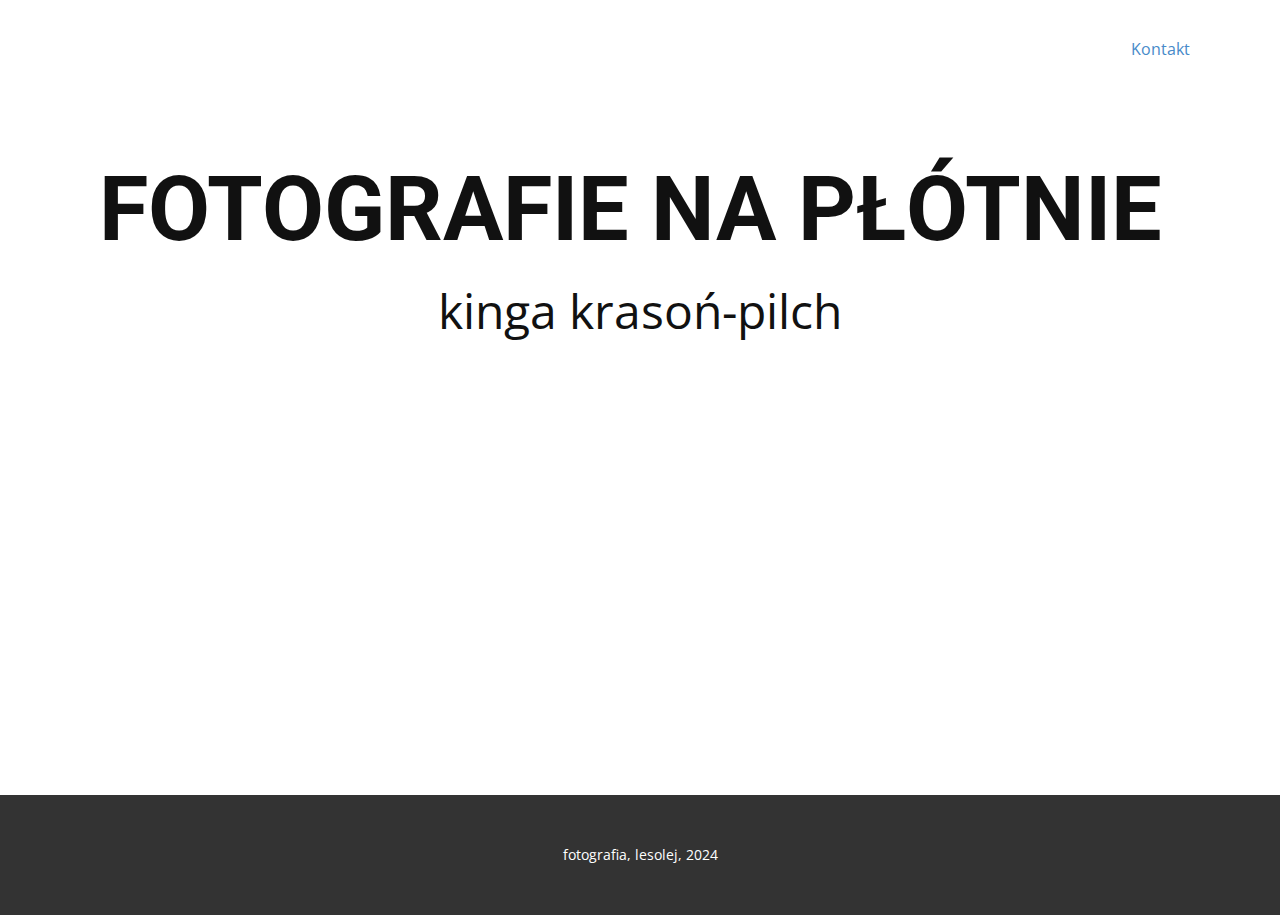
<file: Kontakt.html>
<!DOCTYPE html>
<html style="font-size: 16px;" lang="pl"><head>
    <meta name="viewport" content="width=device-width, initial-scale=1.0">
    <meta charset="utf-8">
    <meta name="keywords" content="">
    <meta name="description" content="">
    <title>Kontakt</title>
    <link rel="stylesheet" href="nicepage.css" media="screen">
<link rel="stylesheet" href="Kontakt.css" media="screen">
    <script class="u-script" type="text/javascript" src="jquery-1.9.1.min.js" defer=""></script>
    <script class="u-script" type="text/javascript" src="nicepage.js" defer=""></script>
    <meta name="generator" content="Nicepage 6.5.9, nicepage.com">
    <link id="u-theme-google-font" rel="stylesheet" href="https://fonts.googleapis.com/css?family=Roboto:100,100i,300,300i,400,400i,500,500i,700,700i,900,900i|Open+Sans:300,300i,400,400i,500,500i,600,600i,700,700i,800,800i">
    
    
    
    <script type="application/ld+json">{
		"@context": "http://schema.org",
		"@type": "Organization",
		"name": "kingakrason-pilch"
}</script>
    <meta name="theme-color" content="#478ac9">
    <meta property="og:title" content="Kontakt">
    <meta property="og:description" content="">
    <meta property="og:type" content="website">
  <meta data-intl-tel-input-cdn-path="intlTelInput/"></head>
  <body data-path-to-root="./" data-include-products="false" class="u-body u-xl-mode" data-lang="pl"><header class="u-clearfix u-header u-header" id="sec-184c"><div class="u-clearfix u-sheet u-sheet-1">
        <nav class="u-menu u-menu-dropdown u-offcanvas u-menu-1">
          <div class="menu-collapse" style="font-size: 1rem; letter-spacing: 0px;">
            <a class="u-button-style u-custom-left-right-menu-spacing u-custom-padding-bottom u-custom-top-bottom-menu-spacing u-nav-link u-text-active-palette-1-base u-text-hover-palette-2-base" href="#">
              <svg class="u-svg-link" viewBox="0 0 24 24"><use xlink:href="#menu-hamburger"></use></svg>
              <svg class="u-svg-content" version="1.1" id="menu-hamburger" viewBox="0 0 16 16" x="0px" y="0px" xmlns:xlink="http://www.w3.org/1999/xlink" xmlns="http://www.w3.org/2000/svg"><g><rect y="1" width="16" height="2"></rect><rect y="7" width="16" height="2"></rect><rect y="13" width="16" height="2"></rect>
</g></svg>
            </a>
          </div>
          <div class="u-custom-menu u-nav-container">
            <ul class="u-nav u-unstyled u-nav-1"><li class="u-nav-item"><a class="u-button-style u-nav-link u-text-active-palette-1-base u-text-hover-palette-2-base" href="mailto:lesolej@gmail.com" style="padding: 10px 20px;">Kontakt</a><div class="u-nav-popup"><ul class="u-h-spacing-20 u-nav u-unstyled u-v-spacing-10"><li class="u-nav-item"><a class="u-button-style u-nav-link u-white" href="mailto:lesolej@gmail.com">e-mail</a>
</li></ul>
</div>
</li></ul>
          </div>
          <div class="u-custom-menu u-nav-container-collapse">
            <div class="u-black u-container-style u-inner-container-layout u-opacity u-opacity-95 u-sidenav">
              <div class="u-inner-container-layout u-sidenav-overflow">
                <div class="u-menu-close"></div>
                <ul class="u-align-center u-nav u-popupmenu-items u-unstyled u-nav-3"><li class="u-nav-item"><a class="u-button-style u-nav-link" href="mailto:lesolej@gmail.com">Kontakt</a><div class="u-nav-popup"><ul class="u-h-spacing-20 u-nav u-unstyled u-v-spacing-10"><li class="u-nav-item"><a class="u-button-style u-nav-link" href="mailto:lesolej@gmail.com">e-mail</a>
</li></ul>
</div>
</li></ul>
              </div>
            </div>
            <div class="u-black u-menu-overlay u-opacity u-opacity-70"></div>
          </div>
        </nav>
        <h2 class="u-text u-text-font u-text-1">FOTOGRAFIE NA PŁÓTNIE</h2>
        <h2 class="u-align-center u-custom-font u-text u-text-default u-text-font u-text-2">kinga krasoń-pilch </h2>
      </div></header>
    <section class="u-clearfix u-section-1" id="sec-5f69">
      <div class="u-clearfix u-sheet u-sheet-1"></div>
    </section>
    
    
    
    <footer class="u-align-center u-clearfix u-footer u-grey-80 u-footer" id="sec-281d"><div class="u-clearfix u-sheet u-sheet-1">
        <p class="u-small-text u-text u-text-variant u-text-1">fotografia, lesolej, 2024</p>
      </div></footer>
  
</body></html>
</file>
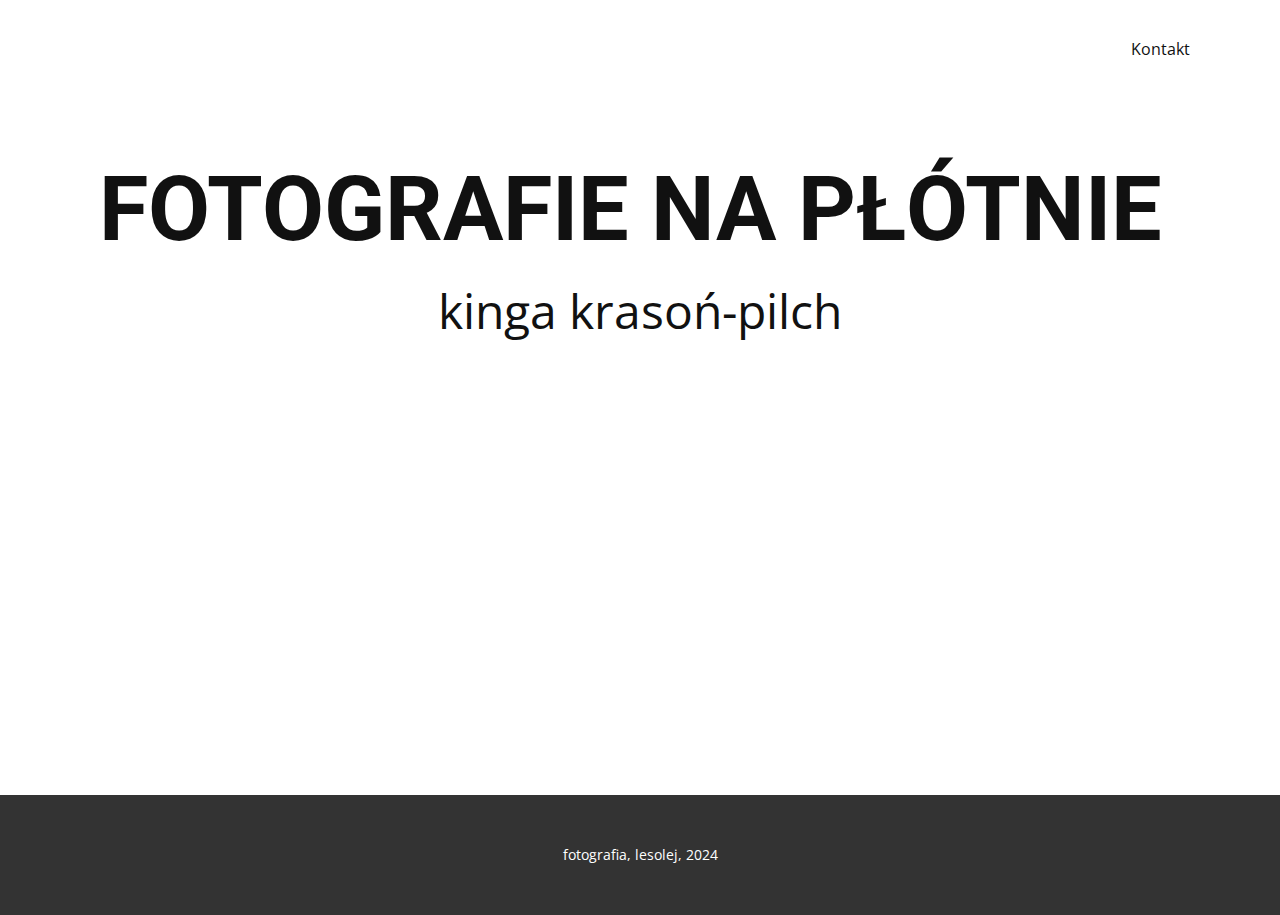
<file: O-nas.html>
<!DOCTYPE html>
<html style="font-size: 16px;" lang="pl"><head>
    <meta name="viewport" content="width=device-width, initial-scale=1.0">
    <meta charset="utf-8">
    <meta name="keywords" content="">
    <meta name="description" content="">
    <title>O nas</title>
    <link rel="stylesheet" href="nicepage.css" media="screen">
<link rel="stylesheet" href="O-nas.css" media="screen">
    <script class="u-script" type="text/javascript" src="jquery-1.9.1.min.js" defer=""></script>
    <script class="u-script" type="text/javascript" src="nicepage.js" defer=""></script>
    <meta name="generator" content="Nicepage 6.5.9, nicepage.com">
    <link id="u-theme-google-font" rel="stylesheet" href="https://fonts.googleapis.com/css?family=Roboto:100,100i,300,300i,400,400i,500,500i,700,700i,900,900i|Open+Sans:300,300i,400,400i,500,500i,600,600i,700,700i,800,800i">
    
    
    
    <script type="application/ld+json">{
		"@context": "http://schema.org",
		"@type": "Organization",
		"name": "kingakrason-pilch"
}</script>
    <meta name="theme-color" content="#478ac9">
    <meta property="og:title" content="O nas">
    <meta property="og:description" content="">
    <meta property="og:type" content="website">
  <meta data-intl-tel-input-cdn-path="intlTelInput/"></head>
  <body data-path-to-root="./" data-include-products="false" class="u-body u-xl-mode" data-lang="pl"><header class="u-clearfix u-header u-header" id="sec-184c"><div class="u-clearfix u-sheet u-sheet-1">
        <nav class="u-menu u-menu-dropdown u-offcanvas u-menu-1">
          <div class="menu-collapse" style="font-size: 1rem; letter-spacing: 0px;">
            <a class="u-button-style u-custom-left-right-menu-spacing u-custom-padding-bottom u-custom-top-bottom-menu-spacing u-nav-link u-text-active-palette-1-base u-text-hover-palette-2-base" href="#">
              <svg class="u-svg-link" viewBox="0 0 24 24"><use xlink:href="#menu-hamburger"></use></svg>
              <svg class="u-svg-content" version="1.1" id="menu-hamburger" viewBox="0 0 16 16" x="0px" y="0px" xmlns:xlink="http://www.w3.org/1999/xlink" xmlns="http://www.w3.org/2000/svg"><g><rect y="1" width="16" height="2"></rect><rect y="7" width="16" height="2"></rect><rect y="13" width="16" height="2"></rect>
</g></svg>
            </a>
          </div>
          <div class="u-custom-menu u-nav-container">
            <ul class="u-nav u-unstyled u-nav-1"><li class="u-nav-item"><a class="u-button-style u-nav-link u-text-active-palette-1-base u-text-hover-palette-2-base" href="mailto:lesolej@gmail.com" style="padding: 10px 20px;">Kontakt</a><div class="u-nav-popup"><ul class="u-h-spacing-20 u-nav u-unstyled u-v-spacing-10"><li class="u-nav-item"><a class="u-button-style u-nav-link u-white" href="mailto:lesolej@gmail.com">e-mail</a>
</li></ul>
</div>
</li></ul>
          </div>
          <div class="u-custom-menu u-nav-container-collapse">
            <div class="u-black u-container-style u-inner-container-layout u-opacity u-opacity-95 u-sidenav">
              <div class="u-inner-container-layout u-sidenav-overflow">
                <div class="u-menu-close"></div>
                <ul class="u-align-center u-nav u-popupmenu-items u-unstyled u-nav-3"><li class="u-nav-item"><a class="u-button-style u-nav-link" href="mailto:lesolej@gmail.com">Kontakt</a><div class="u-nav-popup"><ul class="u-h-spacing-20 u-nav u-unstyled u-v-spacing-10"><li class="u-nav-item"><a class="u-button-style u-nav-link" href="mailto:lesolej@gmail.com">e-mail</a>
</li></ul>
</div>
</li></ul>
              </div>
            </div>
            <div class="u-black u-menu-overlay u-opacity u-opacity-70"></div>
          </div>
        </nav>
        <h2 class="u-text u-text-font u-text-1">FOTOGRAFIE NA PŁÓTNIE</h2>
        <h2 class="u-align-center u-custom-font u-text u-text-default u-text-font u-text-2">kinga krasoń-pilch </h2>
      </div></header>
    <section class="u-clearfix u-section-1" id="sec-ddd4">
      <div class="u-clearfix u-sheet u-sheet-1"></div>
    </section>
    
    
    
    <footer class="u-align-center u-clearfix u-footer u-grey-80 u-footer" id="sec-281d"><div class="u-clearfix u-sheet u-sheet-1">
        <p class="u-small-text u-text u-text-variant u-text-1">fotografia, lesolej, 2024</p>
      </div></footer>
  
</body></html>
</file>
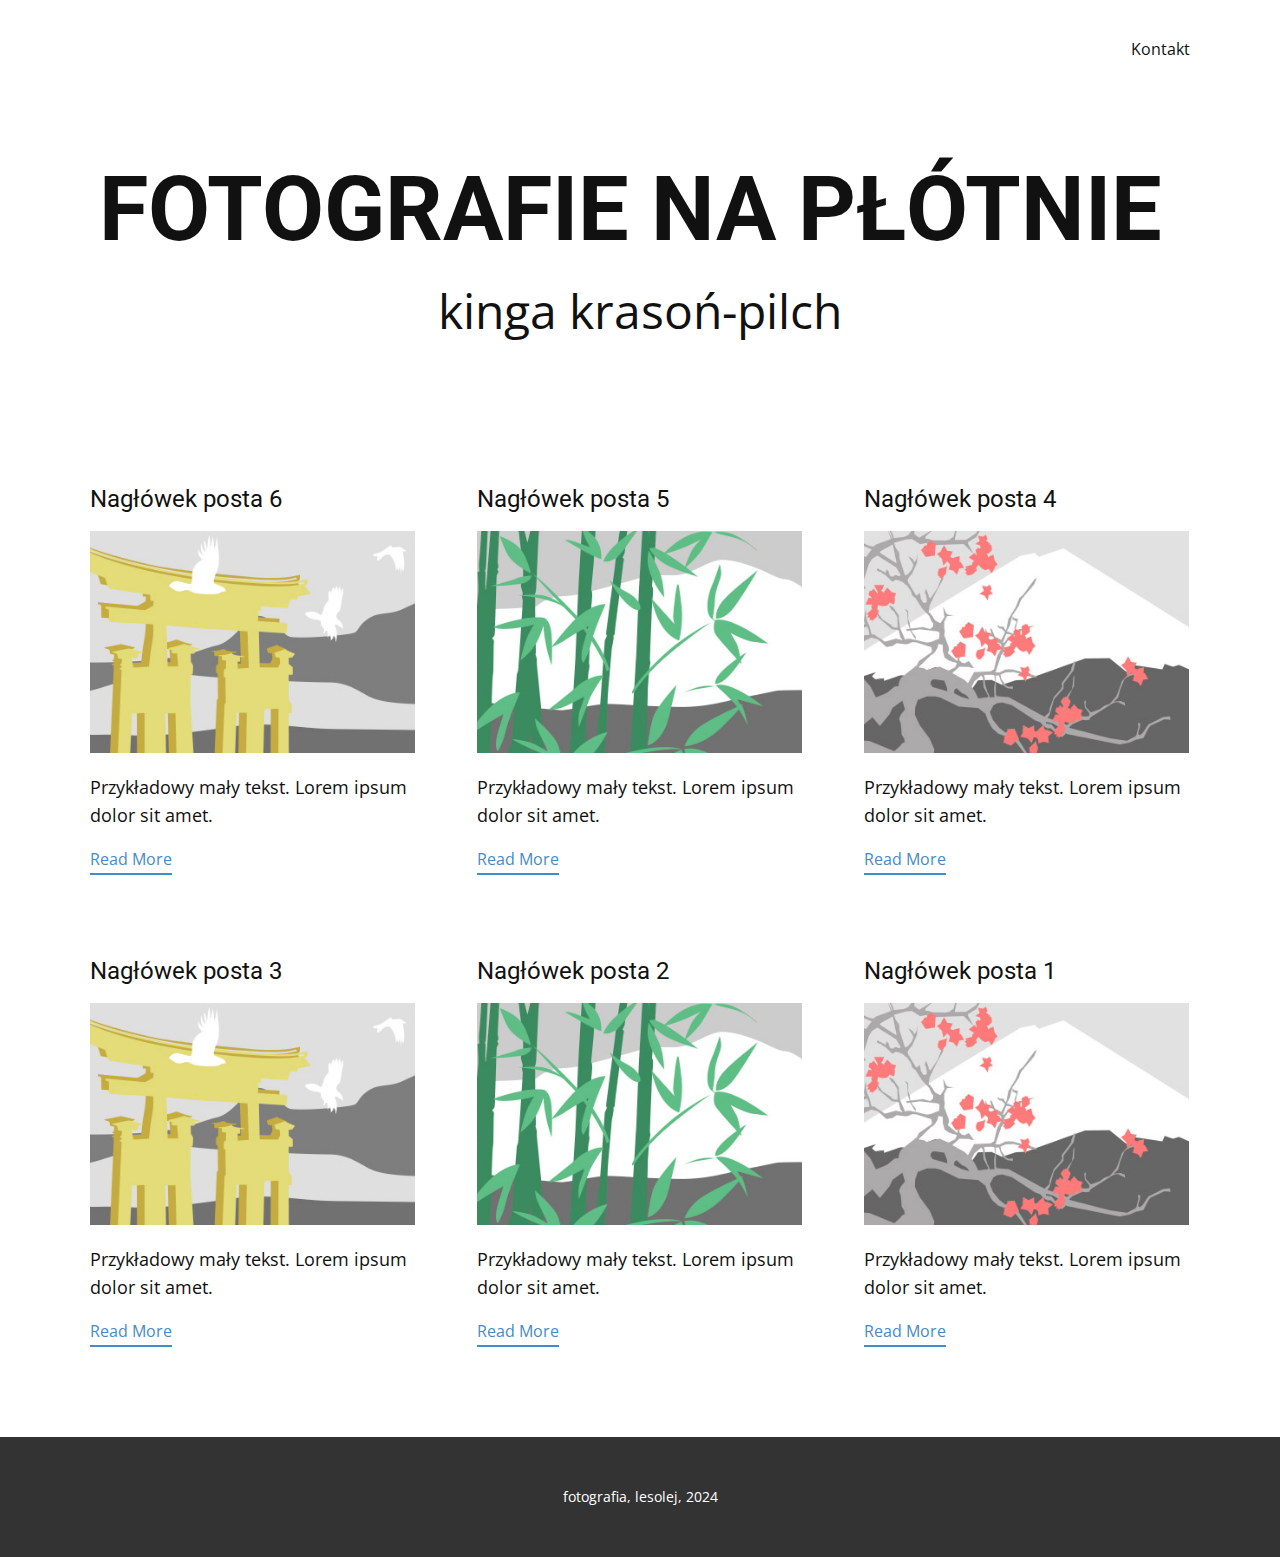
<file: blog/blog.html>
<!DOCTYPE html>
<html style="font-size: 16px;" lang="pl"><head>
    <meta name="viewport" content="width=device-width, initial-scale=1.0">
    <meta charset="utf-8">
    <meta name="keywords" content="">
    <meta name="description" content="">
    <title>Blog</title>
    <link rel="stylesheet" href="../nicepage.css" media="screen">
<link rel="stylesheet" href="../Blog-Template.css" media="screen">
    <script class="u-script" type="text/javascript" src="../jquery-1.9.1.min.js" defer=""></script>
    <script class="u-script" type="text/javascript" src="../nicepage.js" defer=""></script>
    <meta name="generator" content="Nicepage 6.5.9, nicepage.com">
    <link id="u-theme-google-font" rel="stylesheet" href="https://fonts.googleapis.com/css?family=Roboto:100,100i,300,300i,400,400i,500,500i,700,700i,900,900i|Open+Sans:300,300i,400,400i,500,500i,600,600i,700,700i,800,800i">
    
    
    
    <script type="application/ld+json">{
		"@context": "http://schema.org",
		"@type": "Organization",
		"name": "kingakrason-pilch"
}</script>
    <meta name="theme-color" content="#478ac9">
  <meta data-intl-tel-input-cdn-path="intlTelInput/"></head>
  <body data-path-to-root="./" data-include-products="false" class="u-body u-xl-mode" data-lang="pl"><header class="u-clearfix u-header u-header" id="sec-184c"><div class="u-clearfix u-sheet u-sheet-1">
        <nav class="u-menu u-menu-dropdown u-offcanvas u-menu-1">
          <div class="menu-collapse" style="font-size: 1rem; letter-spacing: 0px;">
            <a class="u-button-style u-custom-left-right-menu-spacing u-custom-padding-bottom u-custom-top-bottom-menu-spacing u-nav-link u-text-active-palette-1-base u-text-hover-palette-2-base" href="#">
              <svg class="u-svg-link" viewBox="0 0 24 24"><use xlink:href="#menu-hamburger"></use></svg>
              <svg class="u-svg-content" version="1.1" id="menu-hamburger" viewBox="0 0 16 16" x="0px" y="0px" xmlns:xlink="http://www.w3.org/1999/xlink" xmlns="http://www.w3.org/2000/svg"><g><rect y="1" width="16" height="2"></rect><rect y="7" width="16" height="2"></rect><rect y="13" width="16" height="2"></rect>
</g></svg>
            </a>
          </div>
          <div class="u-custom-menu u-nav-container">
            <ul class="u-nav u-unstyled u-nav-1"><li class="u-nav-item"><a class="u-button-style u-nav-link u-text-active-palette-1-base u-text-hover-palette-2-base" href="../mailto:lesolej@gmail.com" style="padding: 10px 20px;">Kontakt</a><div class="u-nav-popup"><ul class="u-h-spacing-20 u-nav u-unstyled u-v-spacing-10"><li class="u-nav-item"><a class="u-button-style u-nav-link u-white" href="../mailto:lesolej@gmail.com">e-mail</a>
</li></ul>
</div>
</li></ul>
          </div>
          <div class="u-custom-menu u-nav-container-collapse">
            <div class="u-black u-container-style u-inner-container-layout u-opacity u-opacity-95 u-sidenav">
              <div class="u-inner-container-layout u-sidenav-overflow">
                <div class="u-menu-close"></div>
                <ul class="u-align-center u-nav u-popupmenu-items u-unstyled u-nav-3"><li class="u-nav-item"><a class="u-button-style u-nav-link" href="../mailto:lesolej@gmail.com">Kontakt</a><div class="u-nav-popup"><ul class="u-h-spacing-20 u-nav u-unstyled u-v-spacing-10"><li class="u-nav-item"><a class="u-button-style u-nav-link" href="../mailto:lesolej@gmail.com">e-mail</a>
</li></ul>
</div>
</li></ul>
              </div>
            </div>
            <div class="u-black u-menu-overlay u-opacity u-opacity-70"></div>
          </div>
        </nav>
        <h2 class="u-text u-text-font u-text-1">FOTOGRAFIE NA PŁÓTNIE</h2>
        <h2 class="u-align-center u-custom-font u-text u-text-default u-text-font u-text-2">kinga krasoń-pilch </h2>
      </div></header>
    <section class="u-clearfix u-section-1" id="sec-bdcd">
      <div class="u-clearfix u-sheet u-valign-middle u-sheet-1"><!--blog--><!--blog_options_json--><!--{"type":"Recent","source":"","tags":"","count":""}--><!--/blog_options_json-->
        <div class="u-blog u-expanded-width u-repeater u-repeater-1"><!--blog_post-->
          <div class="u-blog-post u-container-style u-repeater-item u-white u-repeater-item-1">
            <div class="u-container-layout u-similar-container u-valign-top u-container-layout-1"><!--blog_post_header-->
              <h4 class="u-blog-control u-text u-text-1">
                <a class="u-post-header-link" href="../blog/post-5.html">Nagłówek posta 6 </a>
              </h4><!--/blog_post_header--><!--blog_post_image-->
              <a class="u-post-header-link" href="../blog/post-5.html"><img alt="" class="u-blog-control u-expanded-width u-image u-image-default u-image-1" src="../images/8ad73f3c.jpeg"></a><!--/blog_post_image--><!--blog_post_content-->
              <div class="u-blog-control u-post-content u-text u-text-2 fr-view">Przykładowy mały tekst. Lorem ipsum dolor sit amet.</div><!--/blog_post_content--><!--blog_post_readmore-->
              <a href="../blog/post-5.html" class="u-blog-control u-border-2 u-border-palette-1-base u-btn u-btn-rectangle u-button-style u-none u-btn-1"><!--blog_post_readmore_content--><!--options_json--><!--{"content":"","defaultValue":"Read More"}--><!--/options_json-->Read More<!--/blog_post_readmore_content--></a><!--/blog_post_readmore-->
            </div>
          </div><div class="u-blog-post u-container-style u-repeater-item u-video-cover u-white">
            <div class="u-container-layout u-similar-container u-valign-top u-container-layout-2"><!--blog_post_header-->
              <h4 class="u-blog-control u-text u-text-3">
                <a class="u-post-header-link" href="../blog/post-4.html">Nagłówek posta 5 </a>
              </h4><!--/blog_post_header--><!--blog_post_image-->
              <a class="u-post-header-link" href="../blog/post-4.html"><img alt="" class="u-blog-control u-expanded-width u-image u-image-default u-image-2" src="../images/68f64b9d.jpeg"></a><!--/blog_post_image--><!--blog_post_content-->
              <div class="u-blog-control u-post-content u-text u-text-4 fr-view">Przykładowy mały tekst. Lorem ipsum dolor sit amet.</div><!--/blog_post_content--><!--blog_post_readmore-->
              <a href="../blog/post-4.html" class="u-blog-control u-border-2 u-border-palette-1-base u-btn u-btn-rectangle u-button-style u-none u-btn-2"><!--blog_post_readmore_content--><!--options_json--><!--{"content":"","defaultValue":"Read More"}--><!--/options_json-->Read More<!--/blog_post_readmore_content--></a><!--/blog_post_readmore-->
            </div>
          </div><div class="u-blog-post u-container-style u-repeater-item u-video-cover u-white">
            <div class="u-container-layout u-similar-container u-valign-top u-container-layout-3"><!--blog_post_header-->
              <h4 class="u-blog-control u-text u-text-5">
                <a class="u-post-header-link" href="../blog/post-3.html">Nagłówek posta 4 </a>
              </h4><!--/blog_post_header--><!--blog_post_image-->
              <a class="u-post-header-link" href="../blog/post-3.html"><img alt="" class="u-blog-control u-expanded-width u-image u-image-default u-image-3" src="../images/0fd3416c.jpeg"></a><!--/blog_post_image--><!--blog_post_content-->
              <div class="u-blog-control u-post-content u-text u-text-6 fr-view">Przykładowy mały tekst. Lorem ipsum dolor sit amet.</div><!--/blog_post_content--><!--blog_post_readmore-->
              <a href="../blog/post-3.html" class="u-blog-control u-border-2 u-border-palette-1-base u-btn u-btn-rectangle u-button-style u-none u-btn-3"><!--blog_post_readmore_content--><!--options_json--><!--{"content":"","defaultValue":"Read More"}--><!--/options_json-->Read More<!--/blog_post_readmore_content--></a><!--/blog_post_readmore-->
            </div>
          </div><div class="u-blog-post u-container-style u-repeater-item u-white u-repeater-item-1">
            <div class="u-container-layout u-similar-container u-valign-top u-container-layout-1"><!--blog_post_header-->
              <h4 class="u-blog-control u-text u-text-1">
                <a class="u-post-header-link" href="../blog/post-2.html">Nagłówek posta 3 </a>
              </h4><!--/blog_post_header--><!--blog_post_image-->
              <a class="u-post-header-link" href="../blog/post-2.html"><img alt="" class="u-blog-control u-expanded-width u-image u-image-default u-image-1" src="../images/8ad73f3c.jpeg"></a><!--/blog_post_image--><!--blog_post_content-->
              <div class="u-blog-control u-post-content u-text u-text-2 fr-view">Przykładowy mały tekst. Lorem ipsum dolor sit amet.</div><!--/blog_post_content--><!--blog_post_readmore-->
              <a href="../blog/post-2.html" class="u-blog-control u-border-2 u-border-palette-1-base u-btn u-btn-rectangle u-button-style u-none u-btn-1"><!--blog_post_readmore_content--><!--options_json--><!--{"content":"","defaultValue":"Read More"}--><!--/options_json-->Read More<!--/blog_post_readmore_content--></a><!--/blog_post_readmore-->
            </div>
          </div><div class="u-blog-post u-container-style u-repeater-item u-video-cover u-white">
            <div class="u-container-layout u-similar-container u-valign-top u-container-layout-2"><!--blog_post_header-->
              <h4 class="u-blog-control u-text u-text-3">
                <a class="u-post-header-link" href="../blog/post-1.html">Nagłówek posta 2 </a>
              </h4><!--/blog_post_header--><!--blog_post_image-->
              <a class="u-post-header-link" href="../blog/post-1.html"><img alt="" class="u-blog-control u-expanded-width u-image u-image-default u-image-2" src="../images/68f64b9d.jpeg"></a><!--/blog_post_image--><!--blog_post_content-->
              <div class="u-blog-control u-post-content u-text u-text-4 fr-view">Przykładowy mały tekst. Lorem ipsum dolor sit amet.</div><!--/blog_post_content--><!--blog_post_readmore-->
              <a href="../blog/post-1.html" class="u-blog-control u-border-2 u-border-palette-1-base u-btn u-btn-rectangle u-button-style u-none u-btn-2"><!--blog_post_readmore_content--><!--options_json--><!--{"content":"","defaultValue":"Read More"}--><!--/options_json-->Read More<!--/blog_post_readmore_content--></a><!--/blog_post_readmore-->
            </div>
          </div><div class="u-blog-post u-container-style u-repeater-item u-video-cover u-white">
            <div class="u-container-layout u-similar-container u-valign-top u-container-layout-3"><!--blog_post_header-->
              <h4 class="u-blog-control u-text u-text-5">
                <a class="u-post-header-link" href="../blog/post.html">Nagłówek posta 1 </a>
              </h4><!--/blog_post_header--><!--blog_post_image-->
              <a class="u-post-header-link" href="../blog/post.html"><img alt="" class="u-blog-control u-expanded-width u-image u-image-default u-image-3" src="../images/0fd3416c.jpeg"></a><!--/blog_post_image--><!--blog_post_content-->
              <div class="u-blog-control u-post-content u-text u-text-6 fr-view">Przykładowy mały tekst. Lorem ipsum dolor sit amet.</div><!--/blog_post_content--><!--blog_post_readmore-->
              <a href="../blog/post.html" class="u-blog-control u-border-2 u-border-palette-1-base u-btn u-btn-rectangle u-button-style u-none u-btn-3"><!--blog_post_readmore_content--><!--options_json--><!--{"content":"","defaultValue":"Read More"}--><!--/options_json-->Read More<!--/blog_post_readmore_content--></a><!--/blog_post_readmore-->
            </div>
          </div><!--/blog_post--><!--blog_post-->
          <!--/blog_post--><!--blog_post-->
          <!--/blog_post-->
        </div><!--/blog-->
      </div>
    </section>
    
    
    
    <footer class="u-align-center u-clearfix u-footer u-grey-80 u-footer" id="sec-281d"><div class="u-clearfix u-sheet u-sheet-1">
        <p class="u-small-text u-text u-text-variant u-text-1">fotografia, lesolej, 2024</p>
      </div></footer>
  
</body></html>
</file>
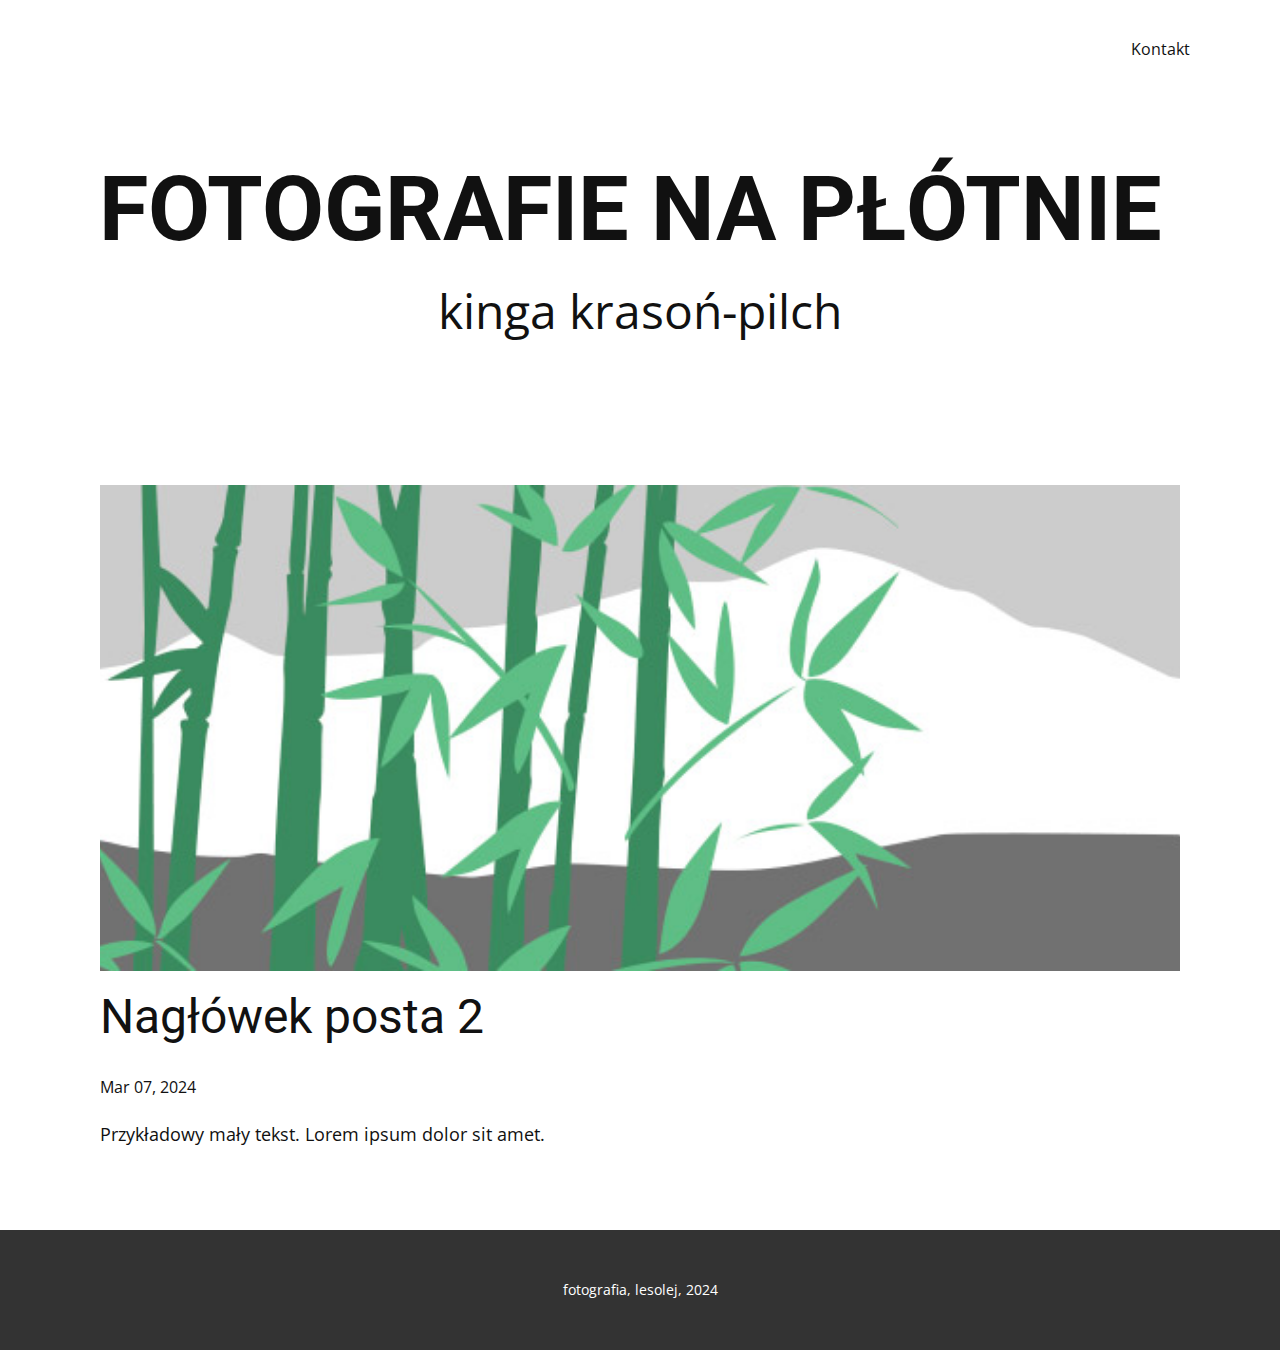
<file: blog/post-1.html>
<!DOCTYPE html>
<html style="font-size: 16px;" lang="pl"><head>
    <meta name="viewport" content="width=device-width, initial-scale=1.0">
    <meta charset="utf-8">
    <meta name="keywords" content="Nagłówek posta 1">
    <meta name="description" content="">
    <title>Nagłówek posta 2 </title>
    <link rel="stylesheet" href="../nicepage.css" media="screen">
<link rel="stylesheet" href="../Post-Template.css" media="screen">
    <script class="u-script" type="text/javascript" src="../jquery-1.9.1.min.js" defer=""></script>
    <script class="u-script" type="text/javascript" src="../nicepage.js" defer=""></script>
    <meta name="generator" content="Nicepage 6.5.9, nicepage.com">
    <link id="u-theme-google-font" rel="stylesheet" href="https://fonts.googleapis.com/css?family=Roboto:100,100i,300,300i,400,400i,500,500i,700,700i,900,900i|Open+Sans:300,300i,400,400i,500,500i,600,600i,700,700i,800,800i">
    
    
    
    <script type="application/ld+json">{
		"@context": "http://schema.org",
		"@type": "Organization",
		"name": "kingakrason-pilch"
}</script>
    <meta name="theme-color" content="#478ac9">
  <meta data-intl-tel-input-cdn-path="intlTelInput/"></head>
  <body data-path-to-root="./" data-include-products="false" class="u-body u-xl-mode" data-lang="pl"><header class="u-clearfix u-header u-header" id="sec-184c"><div class="u-clearfix u-sheet u-sheet-1">
        <nav class="u-menu u-menu-dropdown u-offcanvas u-menu-1">
          <div class="menu-collapse" style="font-size: 1rem; letter-spacing: 0px;">
            <a class="u-button-style u-custom-left-right-menu-spacing u-custom-padding-bottom u-custom-top-bottom-menu-spacing u-nav-link u-text-active-palette-1-base u-text-hover-palette-2-base" href="#">
              <svg class="u-svg-link" viewBox="0 0 24 24"><use xlink:href="#menu-hamburger"></use></svg>
              <svg class="u-svg-content" version="1.1" id="menu-hamburger" viewBox="0 0 16 16" x="0px" y="0px" xmlns:xlink="http://www.w3.org/1999/xlink" xmlns="http://www.w3.org/2000/svg"><g><rect y="1" width="16" height="2"></rect><rect y="7" width="16" height="2"></rect><rect y="13" width="16" height="2"></rect>
</g></svg>
            </a>
          </div>
          <div class="u-custom-menu u-nav-container">
            <ul class="u-nav u-unstyled u-nav-1"><li class="u-nav-item"><a class="u-button-style u-nav-link u-text-active-palette-1-base u-text-hover-palette-2-base" href="../mailto:lesolej@gmail.com" style="padding: 10px 20px;">Kontakt</a><div class="u-nav-popup"><ul class="u-h-spacing-20 u-nav u-unstyled u-v-spacing-10"><li class="u-nav-item"><a class="u-button-style u-nav-link u-white" href="../mailto:lesolej@gmail.com">e-mail</a>
</li></ul>
</div>
</li></ul>
          </div>
          <div class="u-custom-menu u-nav-container-collapse">
            <div class="u-black u-container-style u-inner-container-layout u-opacity u-opacity-95 u-sidenav">
              <div class="u-inner-container-layout u-sidenav-overflow">
                <div class="u-menu-close"></div>
                <ul class="u-align-center u-nav u-popupmenu-items u-unstyled u-nav-3"><li class="u-nav-item"><a class="u-button-style u-nav-link" href="../mailto:lesolej@gmail.com">Kontakt</a><div class="u-nav-popup"><ul class="u-h-spacing-20 u-nav u-unstyled u-v-spacing-10"><li class="u-nav-item"><a class="u-button-style u-nav-link" href="../mailto:lesolej@gmail.com">e-mail</a>
</li></ul>
</div>
</li></ul>
              </div>
            </div>
            <div class="u-black u-menu-overlay u-opacity u-opacity-70"></div>
          </div>
        </nav>
        <h2 class="u-text u-text-font u-text-1">FOTOGRAFIE NA PŁÓTNIE</h2>
        <h2 class="u-align-center u-custom-font u-text u-text-default u-text-font u-text-2">kinga krasoń-pilch </h2>
      </div></header>
    <section class="u-align-center u-clearfix u-section-1" id="sec-e80e">
      <div class="u-clearfix u-sheet u-valign-middle-md u-valign-middle-sm u-valign-middle-xs u-sheet-1"><!--post_details--><!--post_details_options_json--><!--{"source":""}--><!--/post_details_options_json--><!--blog_post-->
        <div class="u-container-style u-expanded-width u-post-details u-post-details-1">
          <div class="u-container-layout u-valign-middle u-container-layout-1"><!--blog_post_image-->
            <img alt="" class="u-blog-control u-expanded-width u-image u-image-default u-image-1" src="../images/68f64b9d.jpeg"><!--/blog_post_image--><!--blog_post_header-->
            <h2 class="u-blog-control u-text u-text-1">Nagłówek posta 2 </h2><!--/blog_post_header--><!--blog_post_metadata-->
            <div class="u-blog-control u-metadata u-metadata-1"><!--blog_post_metadata_date-->
              <span class="u-meta-date u-meta-icon">Mar 07, 2024</span><!--/blog_post_metadata_date--><!--blog_post_metadata_category-->
              <!--/blog_post_metadata_category--><!--blog_post_metadata_comments-->
              <!--/blog_post_metadata_comments-->
            </div><!--/blog_post_metadata--><!--blog_post_content-->
            <div class="u-align-justify u-blog-control u-post-content u-text u-text-2 fr-view">
  Przykładowy mały tekst. Lorem ipsum dolor sit amet.
  </div><!--/blog_post_content-->
          </div>
        </div><!--/blog_post--><!--/post_details-->
      </div>
    </section>
    
    
    
    <footer class="u-align-center u-clearfix u-footer u-grey-80 u-footer" id="sec-281d"><div class="u-clearfix u-sheet u-sheet-1">
        <p class="u-small-text u-text u-text-variant u-text-1">fotografia, lesolej, 2024</p>
      </div></footer>
  
</body></html>
</file>
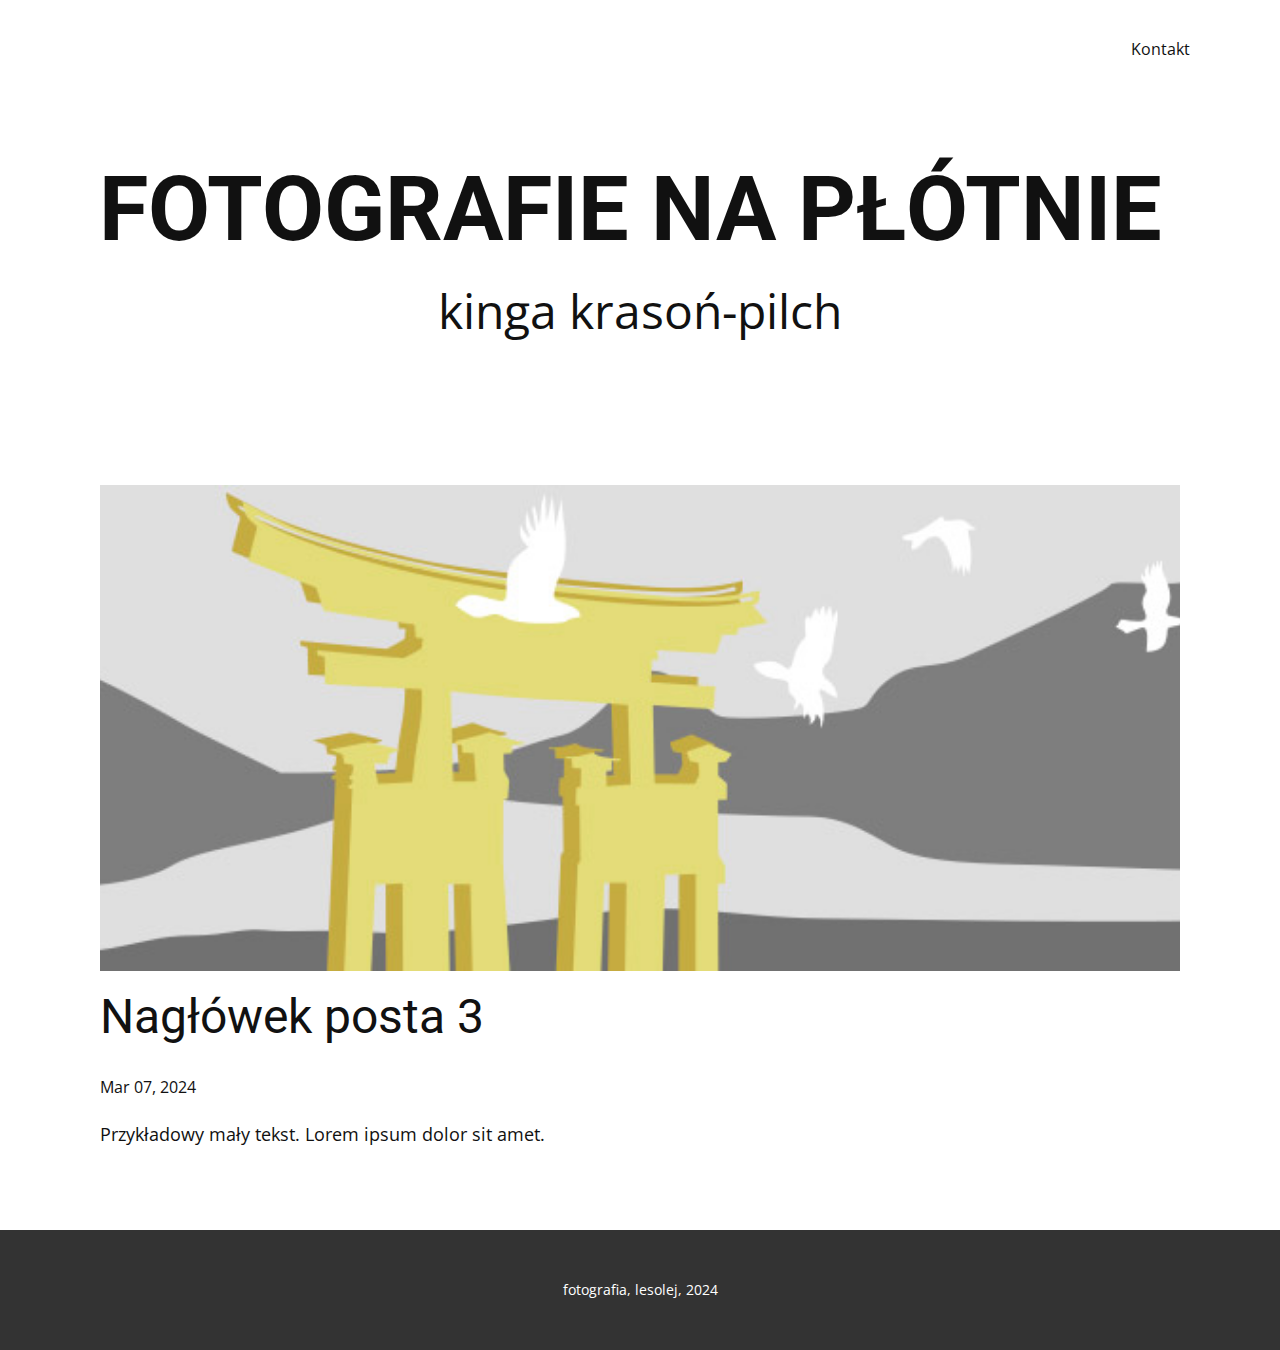
<file: blog/post-2.html>
<!DOCTYPE html>
<html style="font-size: 16px;" lang="pl"><head>
    <meta name="viewport" content="width=device-width, initial-scale=1.0">
    <meta charset="utf-8">
    <meta name="keywords" content="Nagłówek posta 1">
    <meta name="description" content="">
    <title>Nagłówek posta 3 </title>
    <link rel="stylesheet" href="../nicepage.css" media="screen">
<link rel="stylesheet" href="../Post-Template.css" media="screen">
    <script class="u-script" type="text/javascript" src="../jquery-1.9.1.min.js" defer=""></script>
    <script class="u-script" type="text/javascript" src="../nicepage.js" defer=""></script>
    <meta name="generator" content="Nicepage 6.5.9, nicepage.com">
    <link id="u-theme-google-font" rel="stylesheet" href="https://fonts.googleapis.com/css?family=Roboto:100,100i,300,300i,400,400i,500,500i,700,700i,900,900i|Open+Sans:300,300i,400,400i,500,500i,600,600i,700,700i,800,800i">
    
    
    
    <script type="application/ld+json">{
		"@context": "http://schema.org",
		"@type": "Organization",
		"name": "kingakrason-pilch"
}</script>
    <meta name="theme-color" content="#478ac9">
  <meta data-intl-tel-input-cdn-path="intlTelInput/"></head>
  <body data-path-to-root="./" data-include-products="false" class="u-body u-xl-mode" data-lang="pl"><header class="u-clearfix u-header u-header" id="sec-184c"><div class="u-clearfix u-sheet u-sheet-1">
        <nav class="u-menu u-menu-dropdown u-offcanvas u-menu-1">
          <div class="menu-collapse" style="font-size: 1rem; letter-spacing: 0px;">
            <a class="u-button-style u-custom-left-right-menu-spacing u-custom-padding-bottom u-custom-top-bottom-menu-spacing u-nav-link u-text-active-palette-1-base u-text-hover-palette-2-base" href="#">
              <svg class="u-svg-link" viewBox="0 0 24 24"><use xlink:href="#menu-hamburger"></use></svg>
              <svg class="u-svg-content" version="1.1" id="menu-hamburger" viewBox="0 0 16 16" x="0px" y="0px" xmlns:xlink="http://www.w3.org/1999/xlink" xmlns="http://www.w3.org/2000/svg"><g><rect y="1" width="16" height="2"></rect><rect y="7" width="16" height="2"></rect><rect y="13" width="16" height="2"></rect>
</g></svg>
            </a>
          </div>
          <div class="u-custom-menu u-nav-container">
            <ul class="u-nav u-unstyled u-nav-1"><li class="u-nav-item"><a class="u-button-style u-nav-link u-text-active-palette-1-base u-text-hover-palette-2-base" href="../mailto:lesolej@gmail.com" style="padding: 10px 20px;">Kontakt</a><div class="u-nav-popup"><ul class="u-h-spacing-20 u-nav u-unstyled u-v-spacing-10"><li class="u-nav-item"><a class="u-button-style u-nav-link u-white" href="../mailto:lesolej@gmail.com">e-mail</a>
</li></ul>
</div>
</li></ul>
          </div>
          <div class="u-custom-menu u-nav-container-collapse">
            <div class="u-black u-container-style u-inner-container-layout u-opacity u-opacity-95 u-sidenav">
              <div class="u-inner-container-layout u-sidenav-overflow">
                <div class="u-menu-close"></div>
                <ul class="u-align-center u-nav u-popupmenu-items u-unstyled u-nav-3"><li class="u-nav-item"><a class="u-button-style u-nav-link" href="../mailto:lesolej@gmail.com">Kontakt</a><div class="u-nav-popup"><ul class="u-h-spacing-20 u-nav u-unstyled u-v-spacing-10"><li class="u-nav-item"><a class="u-button-style u-nav-link" href="../mailto:lesolej@gmail.com">e-mail</a>
</li></ul>
</div>
</li></ul>
              </div>
            </div>
            <div class="u-black u-menu-overlay u-opacity u-opacity-70"></div>
          </div>
        </nav>
        <h2 class="u-text u-text-font u-text-1">FOTOGRAFIE NA PŁÓTNIE</h2>
        <h2 class="u-align-center u-custom-font u-text u-text-default u-text-font u-text-2">kinga krasoń-pilch </h2>
      </div></header>
    <section class="u-align-center u-clearfix u-section-1" id="sec-e80e">
      <div class="u-clearfix u-sheet u-valign-middle-md u-valign-middle-sm u-valign-middle-xs u-sheet-1"><!--post_details--><!--post_details_options_json--><!--{"source":""}--><!--/post_details_options_json--><!--blog_post-->
        <div class="u-container-style u-expanded-width u-post-details u-post-details-1">
          <div class="u-container-layout u-valign-middle u-container-layout-1"><!--blog_post_image-->
            <img alt="" class="u-blog-control u-expanded-width u-image u-image-default u-image-1" src="../images/8ad73f3c.jpeg"><!--/blog_post_image--><!--blog_post_header-->
            <h2 class="u-blog-control u-text u-text-1">Nagłówek posta 3 </h2><!--/blog_post_header--><!--blog_post_metadata-->
            <div class="u-blog-control u-metadata u-metadata-1"><!--blog_post_metadata_date-->
              <span class="u-meta-date u-meta-icon">Mar 07, 2024</span><!--/blog_post_metadata_date--><!--blog_post_metadata_category-->
              <!--/blog_post_metadata_category--><!--blog_post_metadata_comments-->
              <!--/blog_post_metadata_comments-->
            </div><!--/blog_post_metadata--><!--blog_post_content-->
            <div class="u-align-justify u-blog-control u-post-content u-text u-text-2 fr-view">
  Przykładowy mały tekst. Lorem ipsum dolor sit amet.
  </div><!--/blog_post_content-->
          </div>
        </div><!--/blog_post--><!--/post_details-->
      </div>
    </section>
    
    
    
    <footer class="u-align-center u-clearfix u-footer u-grey-80 u-footer" id="sec-281d"><div class="u-clearfix u-sheet u-sheet-1">
        <p class="u-small-text u-text u-text-variant u-text-1">fotografia, lesolej, 2024</p>
      </div></footer>
  
</body></html>
</file>
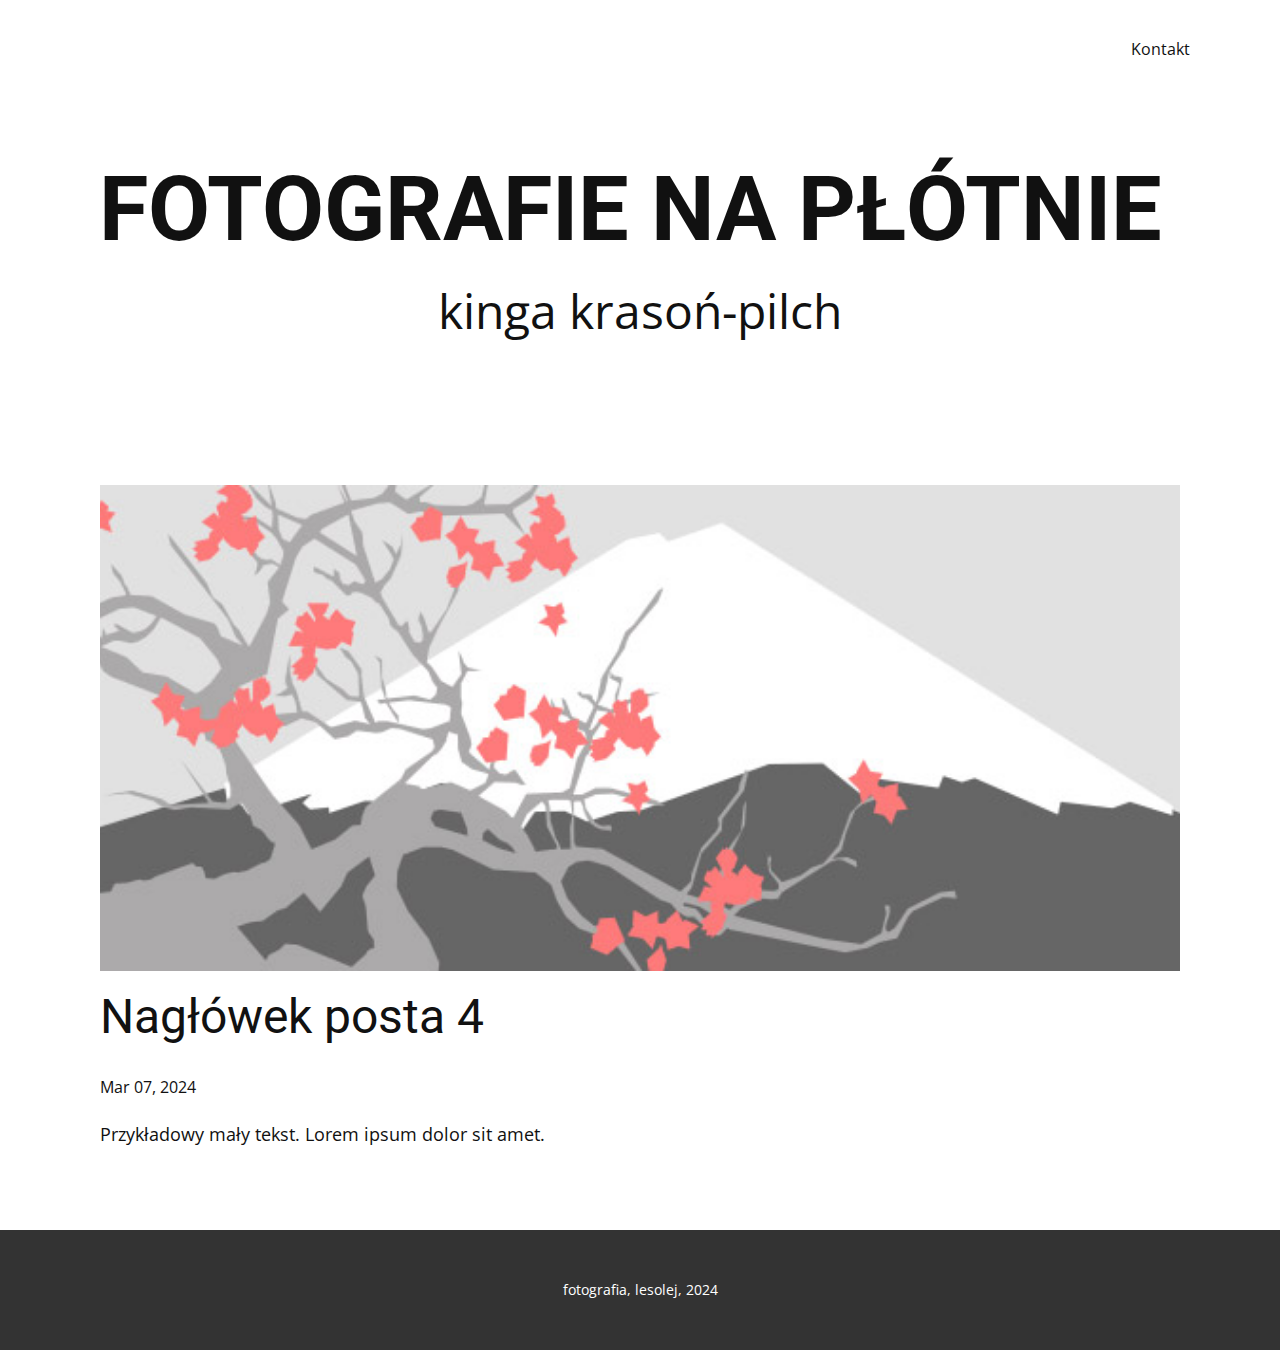
<file: blog/post-3.html>
<!DOCTYPE html>
<html style="font-size: 16px;" lang="pl"><head>
    <meta name="viewport" content="width=device-width, initial-scale=1.0">
    <meta charset="utf-8">
    <meta name="keywords" content="Nagłówek posta 1">
    <meta name="description" content="">
    <title>Nagłówek posta 4 </title>
    <link rel="stylesheet" href="../nicepage.css" media="screen">
<link rel="stylesheet" href="../Post-Template.css" media="screen">
    <script class="u-script" type="text/javascript" src="../jquery-1.9.1.min.js" defer=""></script>
    <script class="u-script" type="text/javascript" src="../nicepage.js" defer=""></script>
    <meta name="generator" content="Nicepage 6.5.9, nicepage.com">
    <link id="u-theme-google-font" rel="stylesheet" href="https://fonts.googleapis.com/css?family=Roboto:100,100i,300,300i,400,400i,500,500i,700,700i,900,900i|Open+Sans:300,300i,400,400i,500,500i,600,600i,700,700i,800,800i">
    
    
    
    <script type="application/ld+json">{
		"@context": "http://schema.org",
		"@type": "Organization",
		"name": "kingakrason-pilch"
}</script>
    <meta name="theme-color" content="#478ac9">
  <meta data-intl-tel-input-cdn-path="intlTelInput/"></head>
  <body data-path-to-root="./" data-include-products="false" class="u-body u-xl-mode" data-lang="pl"><header class="u-clearfix u-header u-header" id="sec-184c"><div class="u-clearfix u-sheet u-sheet-1">
        <nav class="u-menu u-menu-dropdown u-offcanvas u-menu-1">
          <div class="menu-collapse" style="font-size: 1rem; letter-spacing: 0px;">
            <a class="u-button-style u-custom-left-right-menu-spacing u-custom-padding-bottom u-custom-top-bottom-menu-spacing u-nav-link u-text-active-palette-1-base u-text-hover-palette-2-base" href="#">
              <svg class="u-svg-link" viewBox="0 0 24 24"><use xlink:href="#menu-hamburger"></use></svg>
              <svg class="u-svg-content" version="1.1" id="menu-hamburger" viewBox="0 0 16 16" x="0px" y="0px" xmlns:xlink="http://www.w3.org/1999/xlink" xmlns="http://www.w3.org/2000/svg"><g><rect y="1" width="16" height="2"></rect><rect y="7" width="16" height="2"></rect><rect y="13" width="16" height="2"></rect>
</g></svg>
            </a>
          </div>
          <div class="u-custom-menu u-nav-container">
            <ul class="u-nav u-unstyled u-nav-1"><li class="u-nav-item"><a class="u-button-style u-nav-link u-text-active-palette-1-base u-text-hover-palette-2-base" href="../mailto:lesolej@gmail.com" style="padding: 10px 20px;">Kontakt</a><div class="u-nav-popup"><ul class="u-h-spacing-20 u-nav u-unstyled u-v-spacing-10"><li class="u-nav-item"><a class="u-button-style u-nav-link u-white" href="../mailto:lesolej@gmail.com">e-mail</a>
</li></ul>
</div>
</li></ul>
          </div>
          <div class="u-custom-menu u-nav-container-collapse">
            <div class="u-black u-container-style u-inner-container-layout u-opacity u-opacity-95 u-sidenav">
              <div class="u-inner-container-layout u-sidenav-overflow">
                <div class="u-menu-close"></div>
                <ul class="u-align-center u-nav u-popupmenu-items u-unstyled u-nav-3"><li class="u-nav-item"><a class="u-button-style u-nav-link" href="../mailto:lesolej@gmail.com">Kontakt</a><div class="u-nav-popup"><ul class="u-h-spacing-20 u-nav u-unstyled u-v-spacing-10"><li class="u-nav-item"><a class="u-button-style u-nav-link" href="../mailto:lesolej@gmail.com">e-mail</a>
</li></ul>
</div>
</li></ul>
              </div>
            </div>
            <div class="u-black u-menu-overlay u-opacity u-opacity-70"></div>
          </div>
        </nav>
        <h2 class="u-text u-text-font u-text-1">FOTOGRAFIE NA PŁÓTNIE</h2>
        <h2 class="u-align-center u-custom-font u-text u-text-default u-text-font u-text-2">kinga krasoń-pilch </h2>
      </div></header>
    <section class="u-align-center u-clearfix u-section-1" id="sec-e80e">
      <div class="u-clearfix u-sheet u-valign-middle-md u-valign-middle-sm u-valign-middle-xs u-sheet-1"><!--post_details--><!--post_details_options_json--><!--{"source":""}--><!--/post_details_options_json--><!--blog_post-->
        <div class="u-container-style u-expanded-width u-post-details u-post-details-1">
          <div class="u-container-layout u-valign-middle u-container-layout-1"><!--blog_post_image-->
            <img alt="" class="u-blog-control u-expanded-width u-image u-image-default u-image-1" src="../images/0fd3416c.jpeg"><!--/blog_post_image--><!--blog_post_header-->
            <h2 class="u-blog-control u-text u-text-1">Nagłówek posta 4 </h2><!--/blog_post_header--><!--blog_post_metadata-->
            <div class="u-blog-control u-metadata u-metadata-1"><!--blog_post_metadata_date-->
              <span class="u-meta-date u-meta-icon">Mar 07, 2024</span><!--/blog_post_metadata_date--><!--blog_post_metadata_category-->
              <!--/blog_post_metadata_category--><!--blog_post_metadata_comments-->
              <!--/blog_post_metadata_comments-->
            </div><!--/blog_post_metadata--><!--blog_post_content-->
            <div class="u-align-justify u-blog-control u-post-content u-text u-text-2 fr-view">
  Przykładowy mały tekst. Lorem ipsum dolor sit amet.
  </div><!--/blog_post_content-->
          </div>
        </div><!--/blog_post--><!--/post_details-->
      </div>
    </section>
    
    
    
    <footer class="u-align-center u-clearfix u-footer u-grey-80 u-footer" id="sec-281d"><div class="u-clearfix u-sheet u-sheet-1">
        <p class="u-small-text u-text u-text-variant u-text-1">fotografia, lesolej, 2024</p>
      </div></footer>
  
</body></html>
</file>
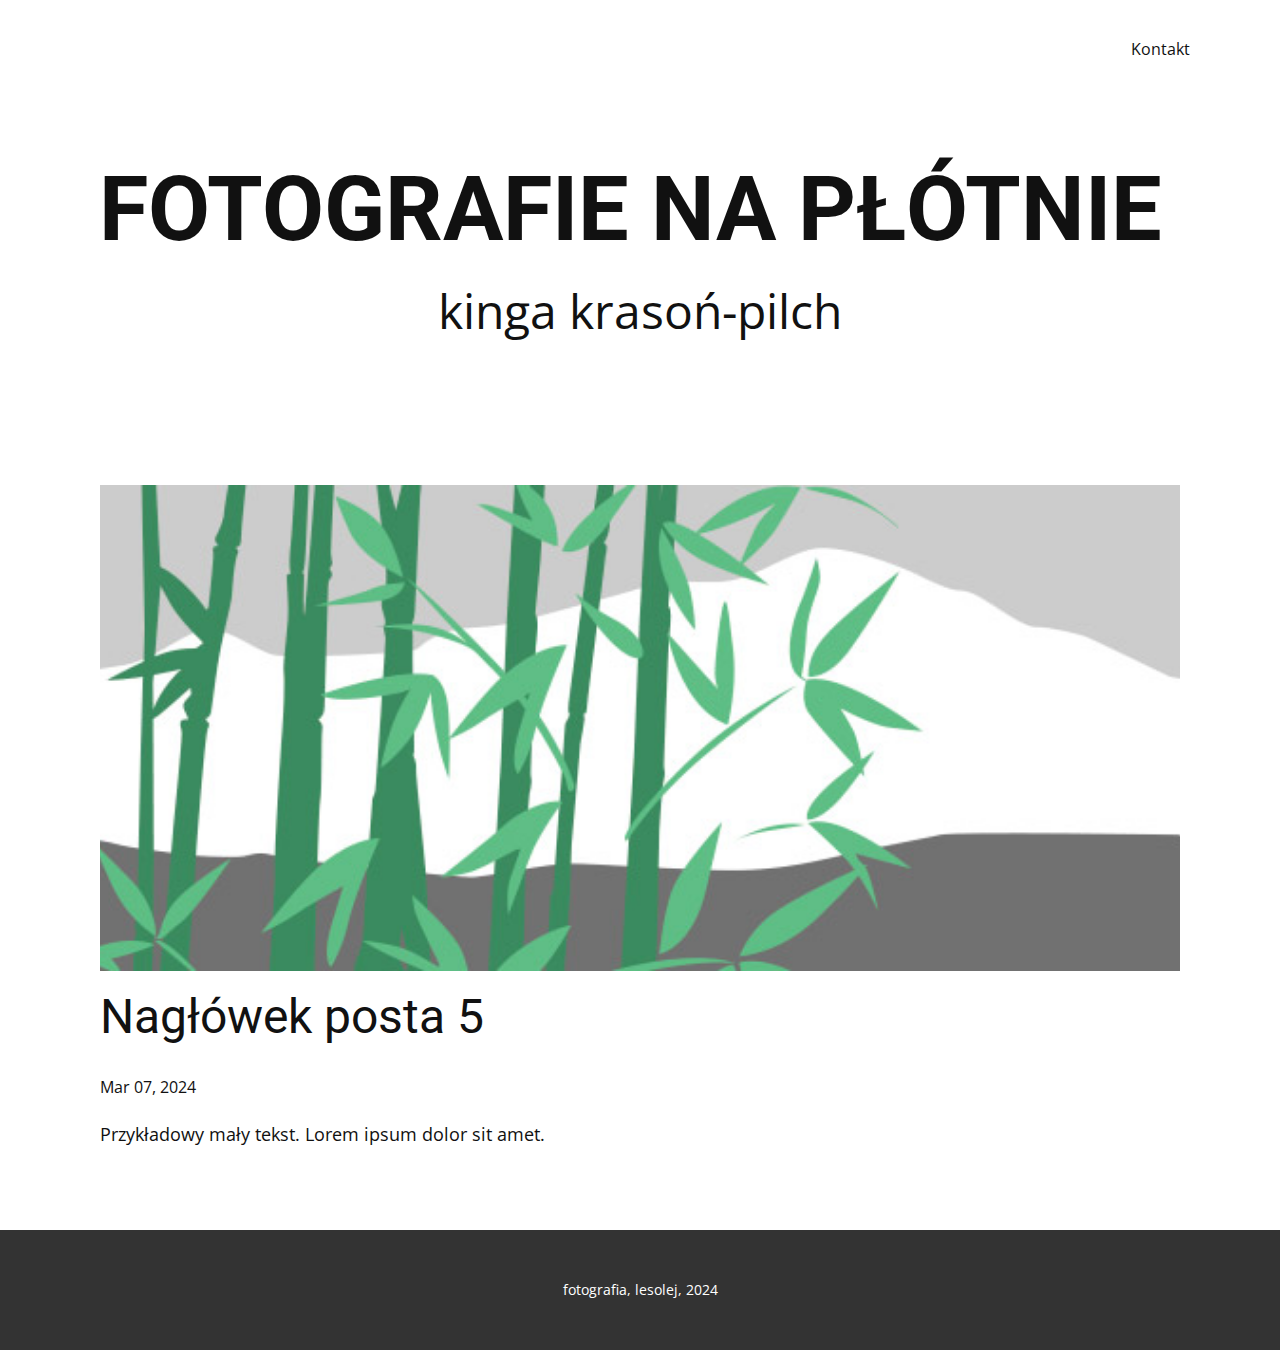
<file: blog/post-4.html>
<!DOCTYPE html>
<html style="font-size: 16px;" lang="pl"><head>
    <meta name="viewport" content="width=device-width, initial-scale=1.0">
    <meta charset="utf-8">
    <meta name="keywords" content="Nagłówek posta 1">
    <meta name="description" content="">
    <title>Nagłówek posta 5 </title>
    <link rel="stylesheet" href="../nicepage.css" media="screen">
<link rel="stylesheet" href="../Post-Template.css" media="screen">
    <script class="u-script" type="text/javascript" src="../jquery-1.9.1.min.js" defer=""></script>
    <script class="u-script" type="text/javascript" src="../nicepage.js" defer=""></script>
    <meta name="generator" content="Nicepage 6.5.9, nicepage.com">
    <link id="u-theme-google-font" rel="stylesheet" href="https://fonts.googleapis.com/css?family=Roboto:100,100i,300,300i,400,400i,500,500i,700,700i,900,900i|Open+Sans:300,300i,400,400i,500,500i,600,600i,700,700i,800,800i">
    
    
    
    <script type="application/ld+json">{
		"@context": "http://schema.org",
		"@type": "Organization",
		"name": "kingakrason-pilch"
}</script>
    <meta name="theme-color" content="#478ac9">
  <meta data-intl-tel-input-cdn-path="intlTelInput/"></head>
  <body data-path-to-root="./" data-include-products="false" class="u-body u-xl-mode" data-lang="pl"><header class="u-clearfix u-header u-header" id="sec-184c"><div class="u-clearfix u-sheet u-sheet-1">
        <nav class="u-menu u-menu-dropdown u-offcanvas u-menu-1">
          <div class="menu-collapse" style="font-size: 1rem; letter-spacing: 0px;">
            <a class="u-button-style u-custom-left-right-menu-spacing u-custom-padding-bottom u-custom-top-bottom-menu-spacing u-nav-link u-text-active-palette-1-base u-text-hover-palette-2-base" href="#">
              <svg class="u-svg-link" viewBox="0 0 24 24"><use xlink:href="#menu-hamburger"></use></svg>
              <svg class="u-svg-content" version="1.1" id="menu-hamburger" viewBox="0 0 16 16" x="0px" y="0px" xmlns:xlink="http://www.w3.org/1999/xlink" xmlns="http://www.w3.org/2000/svg"><g><rect y="1" width="16" height="2"></rect><rect y="7" width="16" height="2"></rect><rect y="13" width="16" height="2"></rect>
</g></svg>
            </a>
          </div>
          <div class="u-custom-menu u-nav-container">
            <ul class="u-nav u-unstyled u-nav-1"><li class="u-nav-item"><a class="u-button-style u-nav-link u-text-active-palette-1-base u-text-hover-palette-2-base" href="../mailto:lesolej@gmail.com" style="padding: 10px 20px;">Kontakt</a><div class="u-nav-popup"><ul class="u-h-spacing-20 u-nav u-unstyled u-v-spacing-10"><li class="u-nav-item"><a class="u-button-style u-nav-link u-white" href="../mailto:lesolej@gmail.com">e-mail</a>
</li></ul>
</div>
</li></ul>
          </div>
          <div class="u-custom-menu u-nav-container-collapse">
            <div class="u-black u-container-style u-inner-container-layout u-opacity u-opacity-95 u-sidenav">
              <div class="u-inner-container-layout u-sidenav-overflow">
                <div class="u-menu-close"></div>
                <ul class="u-align-center u-nav u-popupmenu-items u-unstyled u-nav-3"><li class="u-nav-item"><a class="u-button-style u-nav-link" href="../mailto:lesolej@gmail.com">Kontakt</a><div class="u-nav-popup"><ul class="u-h-spacing-20 u-nav u-unstyled u-v-spacing-10"><li class="u-nav-item"><a class="u-button-style u-nav-link" href="../mailto:lesolej@gmail.com">e-mail</a>
</li></ul>
</div>
</li></ul>
              </div>
            </div>
            <div class="u-black u-menu-overlay u-opacity u-opacity-70"></div>
          </div>
        </nav>
        <h2 class="u-text u-text-font u-text-1">FOTOGRAFIE NA PŁÓTNIE</h2>
        <h2 class="u-align-center u-custom-font u-text u-text-default u-text-font u-text-2">kinga krasoń-pilch </h2>
      </div></header>
    <section class="u-align-center u-clearfix u-section-1" id="sec-e80e">
      <div class="u-clearfix u-sheet u-valign-middle-md u-valign-middle-sm u-valign-middle-xs u-sheet-1"><!--post_details--><!--post_details_options_json--><!--{"source":""}--><!--/post_details_options_json--><!--blog_post-->
        <div class="u-container-style u-expanded-width u-post-details u-post-details-1">
          <div class="u-container-layout u-valign-middle u-container-layout-1"><!--blog_post_image-->
            <img alt="" class="u-blog-control u-expanded-width u-image u-image-default u-image-1" src="../images/68f64b9d.jpeg"><!--/blog_post_image--><!--blog_post_header-->
            <h2 class="u-blog-control u-text u-text-1">Nagłówek posta 5 </h2><!--/blog_post_header--><!--blog_post_metadata-->
            <div class="u-blog-control u-metadata u-metadata-1"><!--blog_post_metadata_date-->
              <span class="u-meta-date u-meta-icon">Mar 07, 2024</span><!--/blog_post_metadata_date--><!--blog_post_metadata_category-->
              <!--/blog_post_metadata_category--><!--blog_post_metadata_comments-->
              <!--/blog_post_metadata_comments-->
            </div><!--/blog_post_metadata--><!--blog_post_content-->
            <div class="u-align-justify u-blog-control u-post-content u-text u-text-2 fr-view">
  Przykładowy mały tekst. Lorem ipsum dolor sit amet.
  </div><!--/blog_post_content-->
          </div>
        </div><!--/blog_post--><!--/post_details-->
      </div>
    </section>
    
    
    
    <footer class="u-align-center u-clearfix u-footer u-grey-80 u-footer" id="sec-281d"><div class="u-clearfix u-sheet u-sheet-1">
        <p class="u-small-text u-text u-text-variant u-text-1">fotografia, lesolej, 2024</p>
      </div></footer>
  
</body></html>
</file>
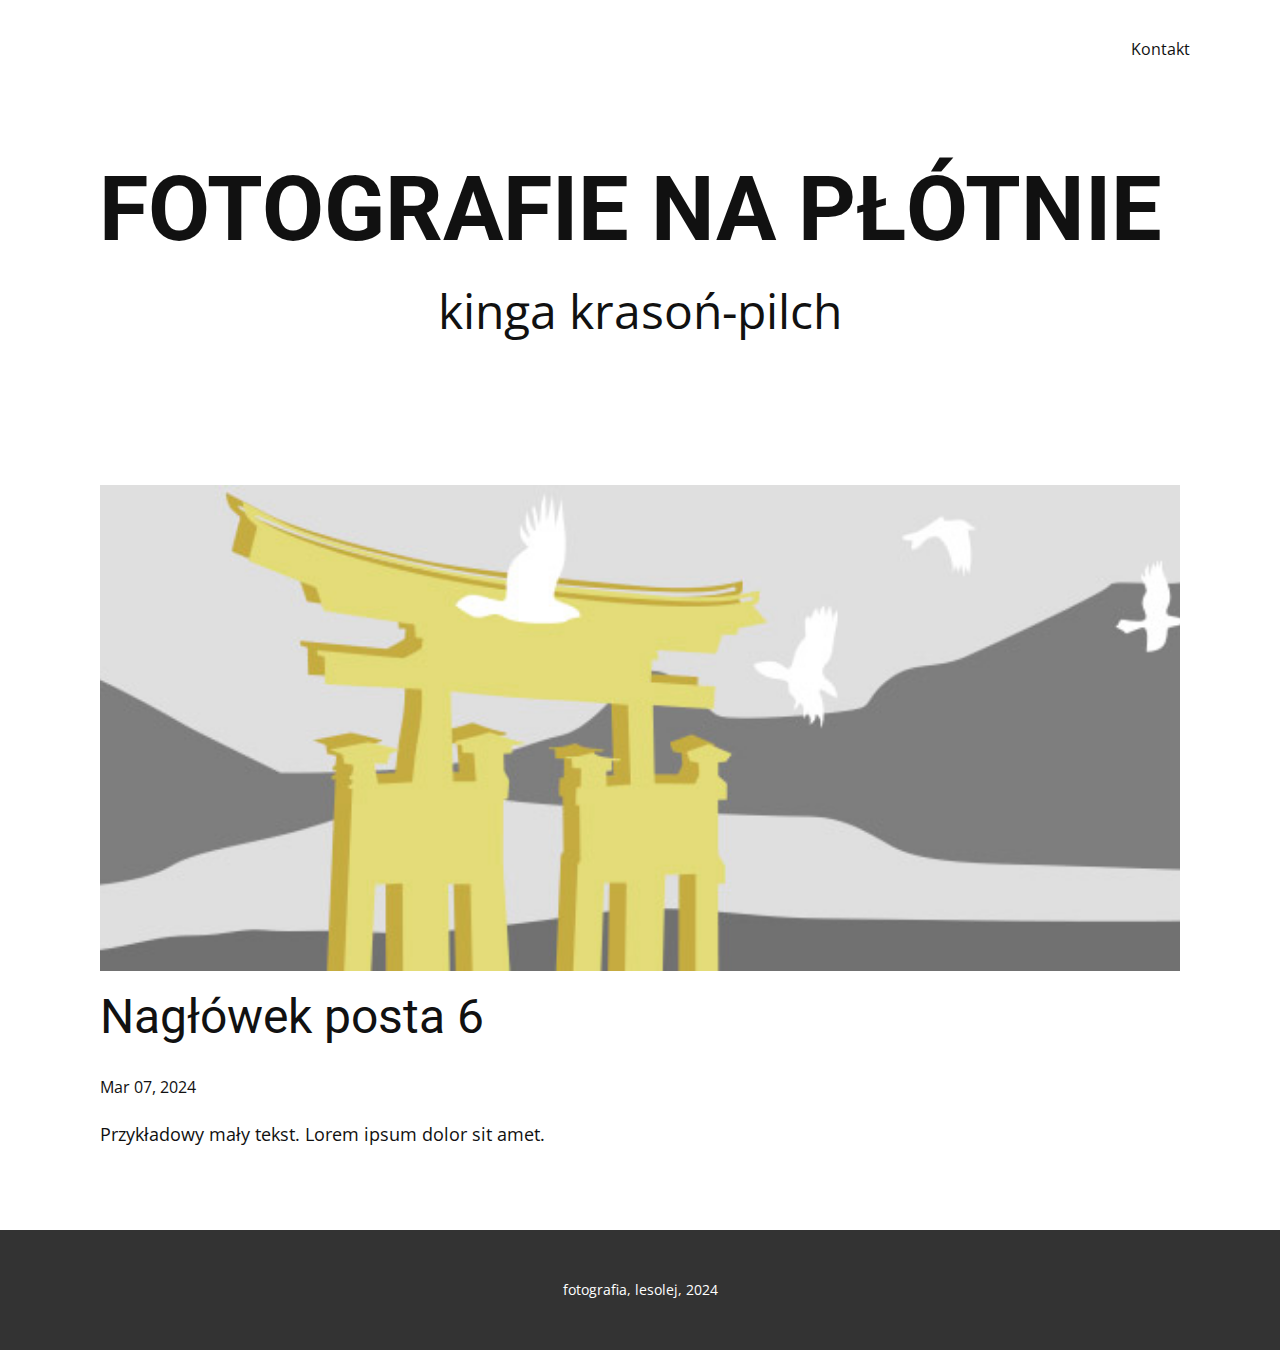
<file: blog/post-5.html>
<!DOCTYPE html>
<html style="font-size: 16px;" lang="pl"><head>
    <meta name="viewport" content="width=device-width, initial-scale=1.0">
    <meta charset="utf-8">
    <meta name="keywords" content="Nagłówek posta 1">
    <meta name="description" content="">
    <title>Nagłówek posta 6 </title>
    <link rel="stylesheet" href="../nicepage.css" media="screen">
<link rel="stylesheet" href="../Post-Template.css" media="screen">
    <script class="u-script" type="text/javascript" src="../jquery-1.9.1.min.js" defer=""></script>
    <script class="u-script" type="text/javascript" src="../nicepage.js" defer=""></script>
    <meta name="generator" content="Nicepage 6.5.9, nicepage.com">
    <link id="u-theme-google-font" rel="stylesheet" href="https://fonts.googleapis.com/css?family=Roboto:100,100i,300,300i,400,400i,500,500i,700,700i,900,900i|Open+Sans:300,300i,400,400i,500,500i,600,600i,700,700i,800,800i">
    
    
    
    <script type="application/ld+json">{
		"@context": "http://schema.org",
		"@type": "Organization",
		"name": "kingakrason-pilch"
}</script>
    <meta name="theme-color" content="#478ac9">
  <meta data-intl-tel-input-cdn-path="intlTelInput/"></head>
  <body data-path-to-root="./" data-include-products="false" class="u-body u-xl-mode" data-lang="pl"><header class="u-clearfix u-header u-header" id="sec-184c"><div class="u-clearfix u-sheet u-sheet-1">
        <nav class="u-menu u-menu-dropdown u-offcanvas u-menu-1">
          <div class="menu-collapse" style="font-size: 1rem; letter-spacing: 0px;">
            <a class="u-button-style u-custom-left-right-menu-spacing u-custom-padding-bottom u-custom-top-bottom-menu-spacing u-nav-link u-text-active-palette-1-base u-text-hover-palette-2-base" href="#">
              <svg class="u-svg-link" viewBox="0 0 24 24"><use xlink:href="#menu-hamburger"></use></svg>
              <svg class="u-svg-content" version="1.1" id="menu-hamburger" viewBox="0 0 16 16" x="0px" y="0px" xmlns:xlink="http://www.w3.org/1999/xlink" xmlns="http://www.w3.org/2000/svg"><g><rect y="1" width="16" height="2"></rect><rect y="7" width="16" height="2"></rect><rect y="13" width="16" height="2"></rect>
</g></svg>
            </a>
          </div>
          <div class="u-custom-menu u-nav-container">
            <ul class="u-nav u-unstyled u-nav-1"><li class="u-nav-item"><a class="u-button-style u-nav-link u-text-active-palette-1-base u-text-hover-palette-2-base" href="../mailto:lesolej@gmail.com" style="padding: 10px 20px;">Kontakt</a><div class="u-nav-popup"><ul class="u-h-spacing-20 u-nav u-unstyled u-v-spacing-10"><li class="u-nav-item"><a class="u-button-style u-nav-link u-white" href="../mailto:lesolej@gmail.com">e-mail</a>
</li></ul>
</div>
</li></ul>
          </div>
          <div class="u-custom-menu u-nav-container-collapse">
            <div class="u-black u-container-style u-inner-container-layout u-opacity u-opacity-95 u-sidenav">
              <div class="u-inner-container-layout u-sidenav-overflow">
                <div class="u-menu-close"></div>
                <ul class="u-align-center u-nav u-popupmenu-items u-unstyled u-nav-3"><li class="u-nav-item"><a class="u-button-style u-nav-link" href="../mailto:lesolej@gmail.com">Kontakt</a><div class="u-nav-popup"><ul class="u-h-spacing-20 u-nav u-unstyled u-v-spacing-10"><li class="u-nav-item"><a class="u-button-style u-nav-link" href="../mailto:lesolej@gmail.com">e-mail</a>
</li></ul>
</div>
</li></ul>
              </div>
            </div>
            <div class="u-black u-menu-overlay u-opacity u-opacity-70"></div>
          </div>
        </nav>
        <h2 class="u-text u-text-font u-text-1">FOTOGRAFIE NA PŁÓTNIE</h2>
        <h2 class="u-align-center u-custom-font u-text u-text-default u-text-font u-text-2">kinga krasoń-pilch </h2>
      </div></header>
    <section class="u-align-center u-clearfix u-section-1" id="sec-e80e">
      <div class="u-clearfix u-sheet u-valign-middle-md u-valign-middle-sm u-valign-middle-xs u-sheet-1"><!--post_details--><!--post_details_options_json--><!--{"source":""}--><!--/post_details_options_json--><!--blog_post-->
        <div class="u-container-style u-expanded-width u-post-details u-post-details-1">
          <div class="u-container-layout u-valign-middle u-container-layout-1"><!--blog_post_image-->
            <img alt="" class="u-blog-control u-expanded-width u-image u-image-default u-image-1" src="../images/8ad73f3c.jpeg"><!--/blog_post_image--><!--blog_post_header-->
            <h2 class="u-blog-control u-text u-text-1">Nagłówek posta 6 </h2><!--/blog_post_header--><!--blog_post_metadata-->
            <div class="u-blog-control u-metadata u-metadata-1"><!--blog_post_metadata_date-->
              <span class="u-meta-date u-meta-icon">Mar 07, 2024</span><!--/blog_post_metadata_date--><!--blog_post_metadata_category-->
              <!--/blog_post_metadata_category--><!--blog_post_metadata_comments-->
              <!--/blog_post_metadata_comments-->
            </div><!--/blog_post_metadata--><!--blog_post_content-->
            <div class="u-align-justify u-blog-control u-post-content u-text u-text-2 fr-view">
  Przykładowy mały tekst. Lorem ipsum dolor sit amet.
  </div><!--/blog_post_content-->
          </div>
        </div><!--/blog_post--><!--/post_details-->
      </div>
    </section>
    
    
    
    <footer class="u-align-center u-clearfix u-footer u-grey-80 u-footer" id="sec-281d"><div class="u-clearfix u-sheet u-sheet-1">
        <p class="u-small-text u-text u-text-variant u-text-1">fotografia, lesolej, 2024</p>
      </div></footer>
  
</body></html>
</file>
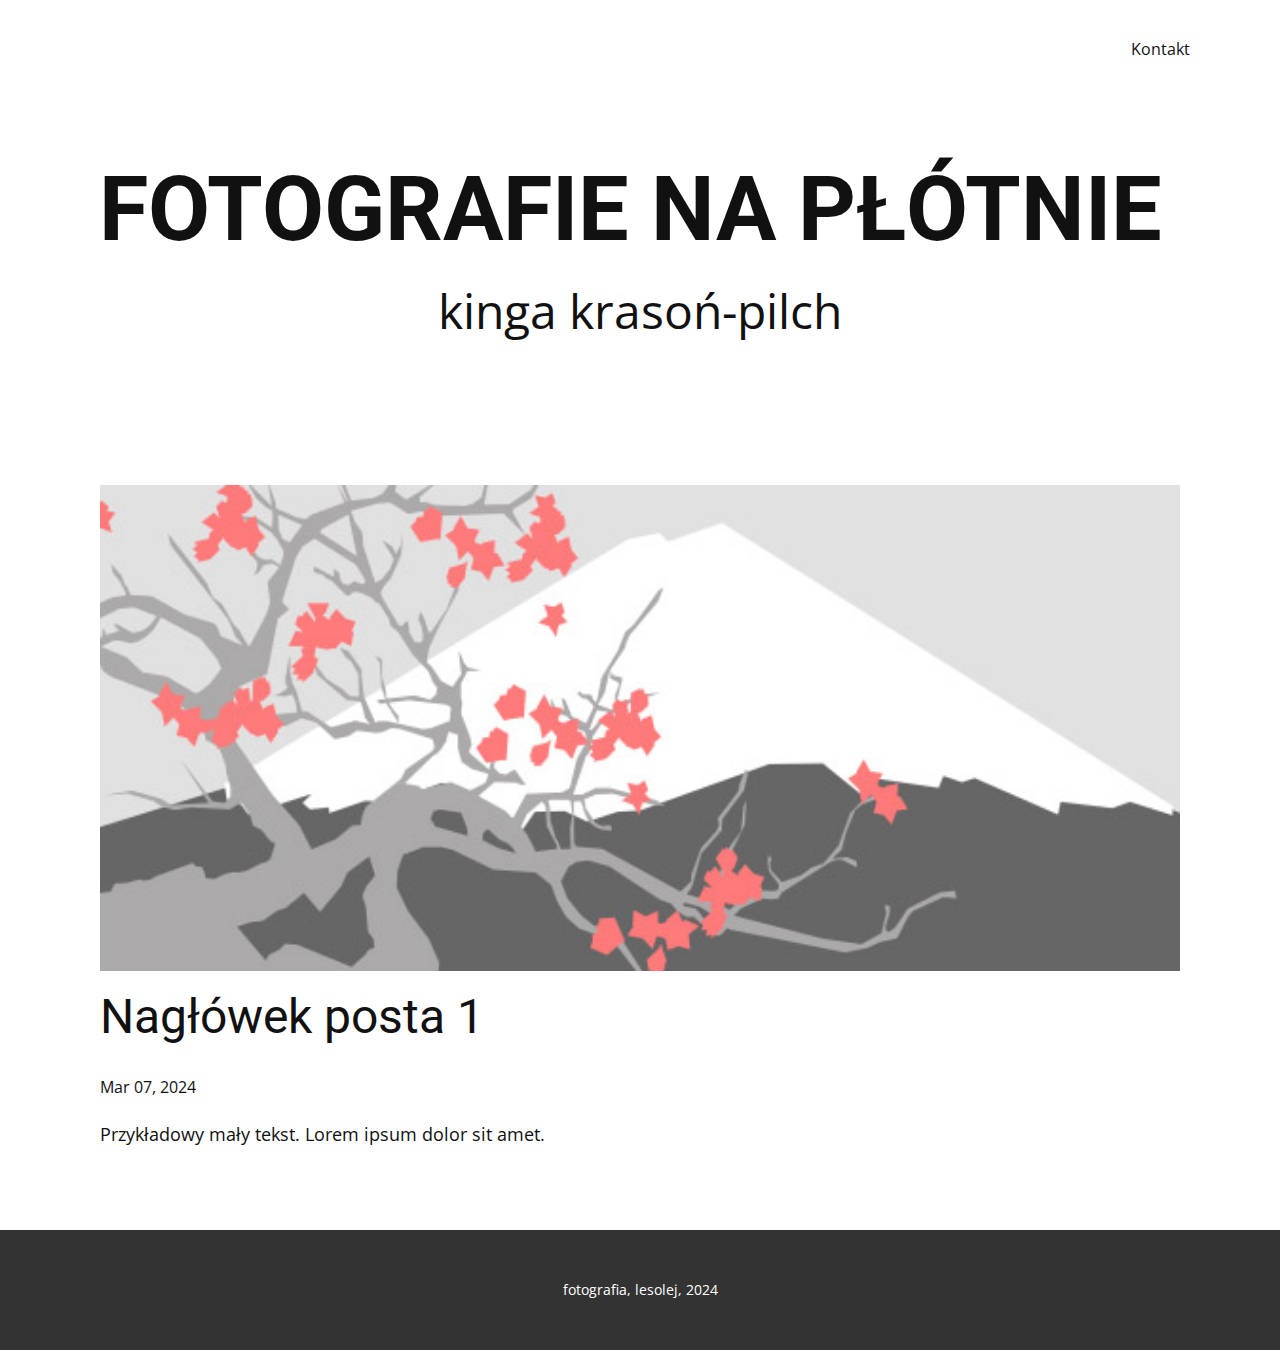
<file: blog/post.html>
<!DOCTYPE html>
<html style="font-size: 16px;" lang="pl"><head>
    <meta name="viewport" content="width=device-width, initial-scale=1.0">
    <meta charset="utf-8">
    <meta name="keywords" content="Nagłówek posta 1">
    <meta name="description" content="">
    <title>Nagłówek posta 1 </title>
    <link rel="stylesheet" href="../nicepage.css" media="screen">
<link rel="stylesheet" href="../Post-Template.css" media="screen">
    <script class="u-script" type="text/javascript" src="../jquery-1.9.1.min.js" defer=""></script>
    <script class="u-script" type="text/javascript" src="../nicepage.js" defer=""></script>
    <meta name="generator" content="Nicepage 6.5.9, nicepage.com">
    <link id="u-theme-google-font" rel="stylesheet" href="https://fonts.googleapis.com/css?family=Roboto:100,100i,300,300i,400,400i,500,500i,700,700i,900,900i|Open+Sans:300,300i,400,400i,500,500i,600,600i,700,700i,800,800i">
    
    
    
    <script type="application/ld+json">{
		"@context": "http://schema.org",
		"@type": "Organization",
		"name": "kingakrason-pilch"
}</script>
    <meta name="theme-color" content="#478ac9">
  <meta data-intl-tel-input-cdn-path="intlTelInput/"></head>
  <body data-path-to-root="./" data-include-products="false" class="u-body u-xl-mode" data-lang="pl"><header class="u-clearfix u-header u-header" id="sec-184c"><div class="u-clearfix u-sheet u-sheet-1">
        <nav class="u-menu u-menu-dropdown u-offcanvas u-menu-1">
          <div class="menu-collapse" style="font-size: 1rem; letter-spacing: 0px;">
            <a class="u-button-style u-custom-left-right-menu-spacing u-custom-padding-bottom u-custom-top-bottom-menu-spacing u-nav-link u-text-active-palette-1-base u-text-hover-palette-2-base" href="#">
              <svg class="u-svg-link" viewBox="0 0 24 24"><use xlink:href="#menu-hamburger"></use></svg>
              <svg class="u-svg-content" version="1.1" id="menu-hamburger" viewBox="0 0 16 16" x="0px" y="0px" xmlns:xlink="http://www.w3.org/1999/xlink" xmlns="http://www.w3.org/2000/svg"><g><rect y="1" width="16" height="2"></rect><rect y="7" width="16" height="2"></rect><rect y="13" width="16" height="2"></rect>
</g></svg>
            </a>
          </div>
          <div class="u-custom-menu u-nav-container">
            <ul class="u-nav u-unstyled u-nav-1"><li class="u-nav-item"><a class="u-button-style u-nav-link u-text-active-palette-1-base u-text-hover-palette-2-base" href="../mailto:lesolej@gmail.com" style="padding: 10px 20px;">Kontakt</a><div class="u-nav-popup"><ul class="u-h-spacing-20 u-nav u-unstyled u-v-spacing-10"><li class="u-nav-item"><a class="u-button-style u-nav-link u-white" href="../mailto:lesolej@gmail.com">e-mail</a>
</li></ul>
</div>
</li></ul>
          </div>
          <div class="u-custom-menu u-nav-container-collapse">
            <div class="u-black u-container-style u-inner-container-layout u-opacity u-opacity-95 u-sidenav">
              <div class="u-inner-container-layout u-sidenav-overflow">
                <div class="u-menu-close"></div>
                <ul class="u-align-center u-nav u-popupmenu-items u-unstyled u-nav-3"><li class="u-nav-item"><a class="u-button-style u-nav-link" href="../mailto:lesolej@gmail.com">Kontakt</a><div class="u-nav-popup"><ul class="u-h-spacing-20 u-nav u-unstyled u-v-spacing-10"><li class="u-nav-item"><a class="u-button-style u-nav-link" href="../mailto:lesolej@gmail.com">e-mail</a>
</li></ul>
</div>
</li></ul>
              </div>
            </div>
            <div class="u-black u-menu-overlay u-opacity u-opacity-70"></div>
          </div>
        </nav>
        <h2 class="u-text u-text-font u-text-1">FOTOGRAFIE NA PŁÓTNIE</h2>
        <h2 class="u-align-center u-custom-font u-text u-text-default u-text-font u-text-2">kinga krasoń-pilch </h2>
      </div></header>
    <section class="u-align-center u-clearfix u-section-1" id="sec-e80e">
      <div class="u-clearfix u-sheet u-valign-middle-md u-valign-middle-sm u-valign-middle-xs u-sheet-1"><!--post_details--><!--post_details_options_json--><!--{"source":""}--><!--/post_details_options_json--><!--blog_post-->
        <div class="u-container-style u-expanded-width u-post-details u-post-details-1">
          <div class="u-container-layout u-valign-middle u-container-layout-1"><!--blog_post_image-->
            <img alt="" class="u-blog-control u-expanded-width u-image u-image-default u-image-1" src="../images/0fd3416c.jpeg"><!--/blog_post_image--><!--blog_post_header-->
            <h2 class="u-blog-control u-text u-text-1">Nagłówek posta 1 </h2><!--/blog_post_header--><!--blog_post_metadata-->
            <div class="u-blog-control u-metadata u-metadata-1"><!--blog_post_metadata_date-->
              <span class="u-meta-date u-meta-icon">Mar 07, 2024</span><!--/blog_post_metadata_date--><!--blog_post_metadata_category-->
              <!--/blog_post_metadata_category--><!--blog_post_metadata_comments-->
              <!--/blog_post_metadata_comments-->
            </div><!--/blog_post_metadata--><!--blog_post_content-->
            <div class="u-align-justify u-blog-control u-post-content u-text u-text-2 fr-view">
  Przykładowy mały tekst. Lorem ipsum dolor sit amet.
  </div><!--/blog_post_content-->
          </div>
        </div><!--/blog_post--><!--/post_details-->
      </div>
    </section>
    
    
    
    <footer class="u-align-center u-clearfix u-footer u-grey-80 u-footer" id="sec-281d"><div class="u-clearfix u-sheet u-sheet-1">
        <p class="u-small-text u-text u-text-variant u-text-1">fotografia, lesolej, 2024</p>
      </div></footer>
  
</body></html>
</file>
